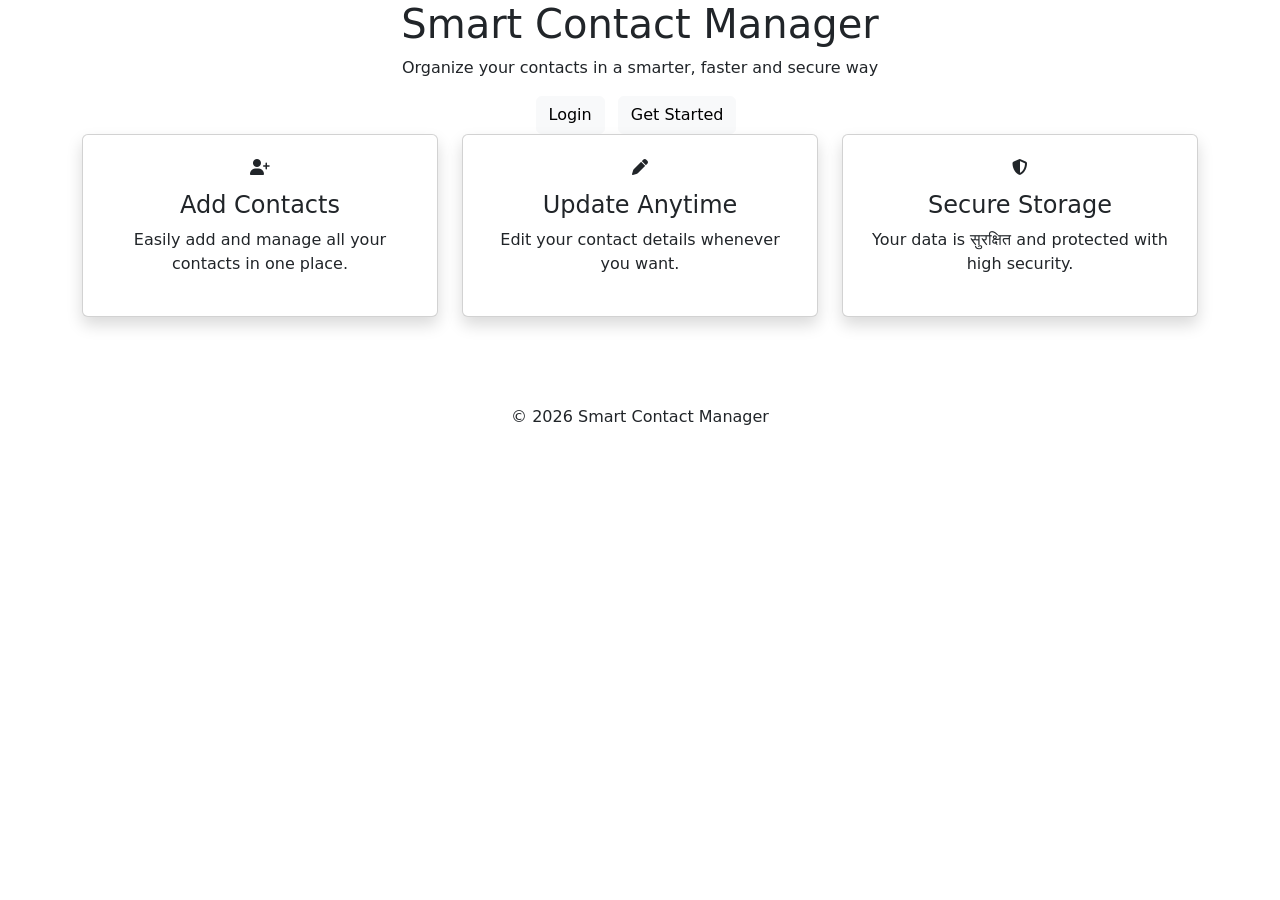
<file: src/main/resources/templates/Home.html>
<!DOCTYPE html>
<html lang="en" xmlns:th="http://www.thymeleaf.org">
<head>
    <title>Smart Contact Manager</title>

    <!-- Bootstrap CSS -->
    <link rel="stylesheet" 
          href="https://cdn.jsdelivr.net/npm/bootstrap@5.3.0/dist/css/bootstrap.min.css">

    <!-- Font Awesome -->
    <link rel="stylesheet" 
          href="https://cdnjs.cloudflare.com/ajax/libs/font-awesome/6.5.0/css/all.min.css">

    <!-- Custom CSS -->
    <link rel="stylesheet" th:href="@{/css/home.css}">
</head>
<body>

<!-- Hero Section -->
<section class="hero text-center">
    <h1>Smart Contact Manager</h1>
    <p>Organize your contacts in a smarter, faster and secure way</p>
    
    <div>
        <!-- Thymeleaf link fix -->
        <a th:href="@{/login}" 
           class="btn btn-light btn-custom me-2">
           Login
        </a>
		<a th:href="@{/register}" 
		           class="btn btn-light btn-custom me-2">
		           Get Started
		        </a>
    </div>
</section>

<!-- Features Cards -->
<div class="container features">
    <div class="row text-center">

        <div class="col-md-4 mb-4">
            <div class="card shadow p-4">
                <i class="fa-solid fa-user-plus icon"></i>
                <h4 class="mt-3">Add Contacts</h4>
                <p>Easily add and manage all your contacts in one place.</p>
            </div>
        </div>

        <div class="col-md-4 mb-4">
            <div class="card shadow p-4">
                <i class="fa-solid fa-pen icon"></i>
                <h4 class="mt-3">Update Anytime</h4>
                <p>Edit your contact details whenever you want.</p>
            </div>
        </div>

        <div class="col-md-4 mb-4">
            <div class="card shadow p-4">
                <i class="fa-solid fa-shield-halved icon"></i>
                <h4 class="mt-3">Secure Storage</h4>
                <p>Your data is सुरक्षित and protected with high security.</p>
            </div>
        </div>

    </div>
</div>

<!-- Footer -->
<div class="text-center mt-5 p-3">
    <p>© 2026 Smart Contact Manager</p>
</div>

<!-- Bootstrap JS (optional but recommended) -->
<script src="https://cdn.jsdelivr.net/npm/bootstrap@5.3.0/dist/js/bootstrap.bundle.min.js"></script>

</body>
</html>
</file>
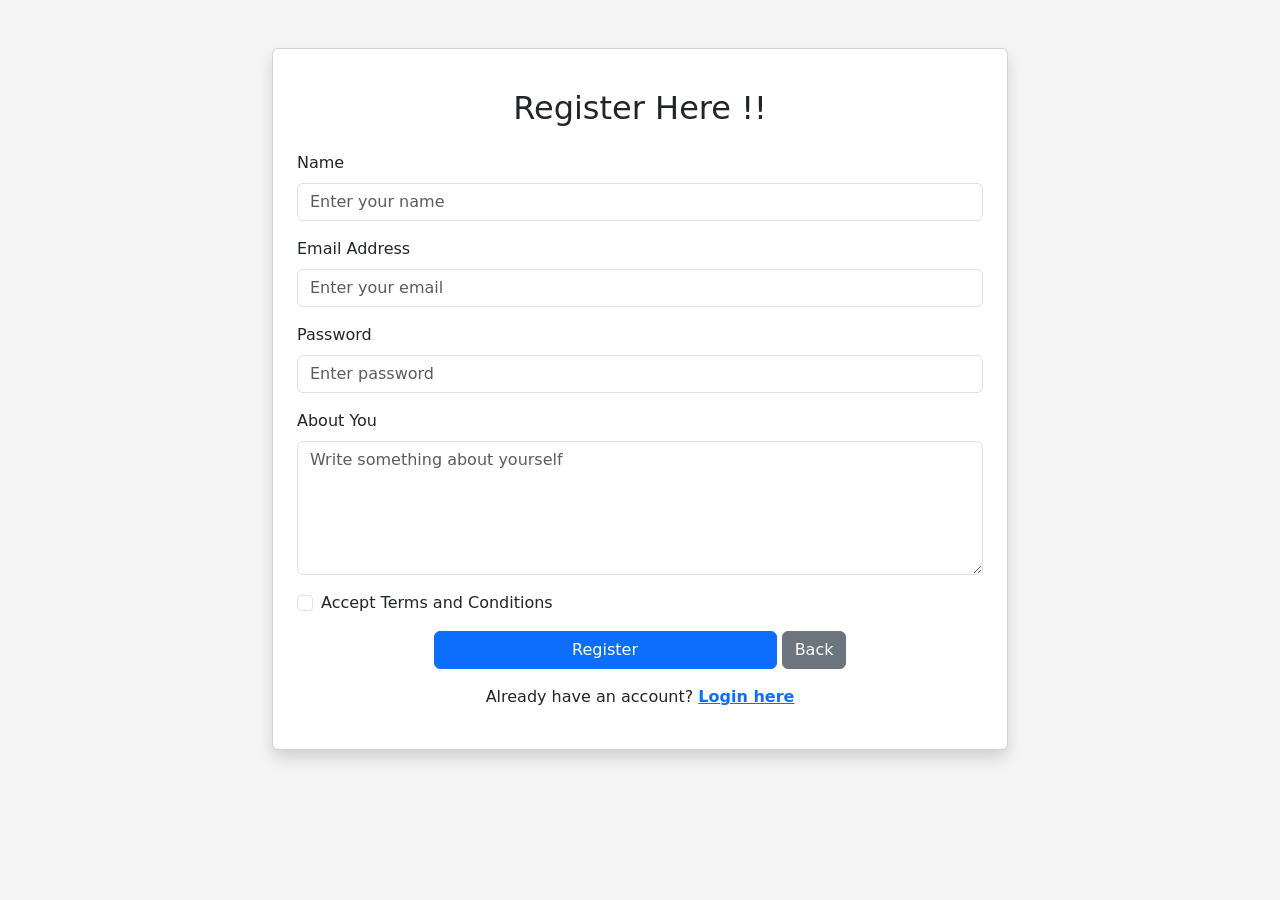
<file: src/main/resources/templates/Register.html>
<!doctype html>

<html lang="en"
xmlns:th="http://www.thymeleaf.org"
th:replace="basestyle :: layout(~{::section})">

<head>
<meta charset="utf-8">
<meta name="viewport" content="width=device-width, initial-scale=1">
<title>Register</title>

<link href="https://cdn.jsdelivr.net/npm/bootstrap@5.3.8/dist/css/bootstrap.min.css" rel="stylesheet">
<link th:href="@{/CSS/registerStyle.css}" rel="stylesheet">

</head>

<body style="background:#f5f5f5;">

<section>

<div class="container mt-5">

<div class="row justify-content-center">

<div class="col-md-8">

<div class="card shadow register-card p-4">

<div class="text-center mb-3">

</div>

<!-- Session Message -->

<div th:if="${printingMessage}"
     th:class="'alert alert-' + ${printingMessage.type}"
     role="alert">

<p class="text-center mb-0"
   th:text="${printingMessage.msgContent}">
</p>


</div>

<h2 class="text-center register-title mb-4">
Register Here !!
</h2>

<form th:action="@{/register_handler}" th:object="${user}" method="post">

<!-- Name -->

<div class="mb-3">
<label class="form-label">Name</label>

<input type="text"
    th:field="*{name}"
    class="form-control"
    placeholder="Enter your name">

<p class="text-danger"
   th:if="${#fields.hasErrors('name')}"
   th:errors="*{name}">
</p>

</div>

<!-- Email -->

<div class="mb-3">

<label class="form-label">Email Address</label>

<input type="email"
    th:field="*{email}"
    class="form-control"
    placeholder="Enter your email">

<p class="text-danger"
   th:if="${#fields.hasErrors('email')}"
   th:errors="*{email}">
</p>

</div>

<!-- Password -->

<div class="mb-3">

<label class="form-label">Password</label>

<input type="password"
    th:field="*{password}"
    class="form-control"
    placeholder="Enter password">

<p class="text-danger"
   th:if="${#fields.hasErrors('password')}"
   th:errors="*{password}">
</p>

</div>

<!-- About -->

<div class="mb-3">

<label class="form-label">About You</label>

<textarea class="form-control"
          th:field="*{about}"
          rows="5"
          placeholder="Write something about yourself">
</textarea>

<p class="text-danger"
   th:if="${#fields.hasErrors('about')}"
   th:errors="*{about}">
</p>

</div>

<!-- Terms and Conditions -->

<div class="mb-3 form-check">

<input type="checkbox"
    name="agree"
    class="form-check-input"
    id="agree" required>

<label class="form-check-label" for="agree">
Accept Terms and Conditions
</label>

<p class="text-danger"
   th:if="${#fields.hasErrors('agree')}"
   th:errors="*{agree}">
</p>
</div>

<!-- Submit Button -->

<div class="text-center">

<button type="submit"
     class="btn btn-primary w-50">

Register

</button>

<a th:href="@{/home}" class="btn btn-secondary">Back</a>
<div>
	<p class="text-center mt-3">
	    Already have an account? 
	    <a th:href="@{/login}" class="fw-bold">Login here</a>
	</p>

   </div>
   </div>
</form>

</div>
</div>
</div>
</div>

</section>

<script src="https://cdn.jsdelivr.net/npm/bootstrap@5.3.8/dist/js/bootstrap.bundle.min.js"></script>

</body>
</html>
</file>
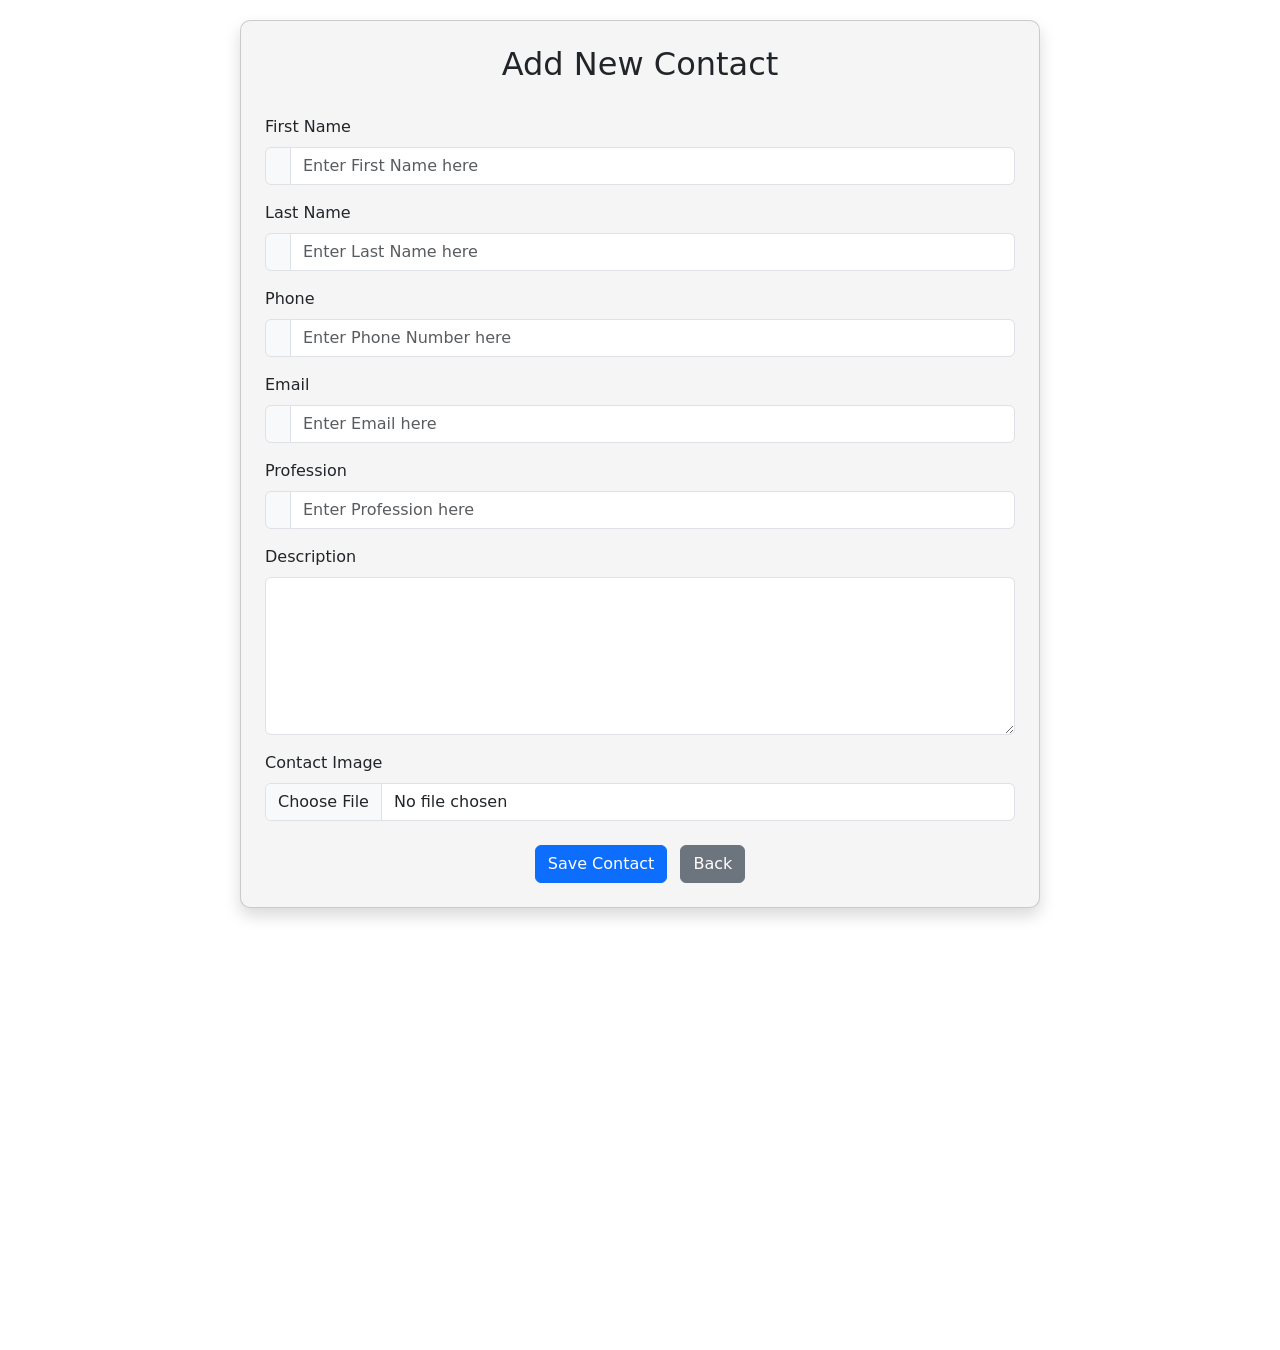
<file: src/main/resources/templates/Dashboard/Add_Contact.html>
<!DOCTYPE html>
<html xmlns:th="http://www.thymeleaf.org"
      th:replace="Dashboard/base :: layout(~{::section})">

<section>

    <!-- Bootstrap -->
    <link href="https://cdn.jsdelivr.net/npm/bootstrap@5.3.2/dist/css/bootstrap.min.css"
          rel="stylesheet">

    <!-- TinyMCE -->
    <script src="https://cdn.tiny.cloud/1/894jvlnbda7hwg4rkskgknht3nok2i2nb323wwj2hc15uqge/tinymce/8/tinymce.min.js"
            referrerpolicy="origin"
            crossorigin="anonymous"></script>


    <!-- ================= ADD CONTACT PAGE ================= -->

    
	<div style="
	    background-color:white;
	    min-height:150vh;
	    padding: 20px 50px 50px;
	">

        <div class="container">

            <div class="card shadow p-4"
                 style="
                    background-color:#f5f5f5;
                    border-radius:10px;
                    max-width:800px;
                    margin:auto;
                 ">

                <!-- Heading -->

                <h2 class="text-center mb-4">
                    Add New Contact
                </h2>


                <!-- Success / Error Message -->

                <div th:if="${printingMsg}"
                     th:class="'alert alert-' + ${printingMsg.type}"
                     role="alert">

                    <h5 class="text-center"
                        th:text="${printingMsg.msgContent}">
                    </h5>

                </div>


                <!-- ================= FORM ================= -->

                <form th:action="@{/user/process-contact}"
                      method="post"
                      enctype="multipart/form-data"
                      th:object="${contact}">


                    <!-- FIRST NAME -->

                    <div class="mb-3">

                        <label class="form-label">
                            First Name
                        </label>

                        <div class="input-group">

                            <span class="input-group-text">
                                <i class="fa fa-user"></i>
                            </span>

                            <input type="text"
                                   th:field="*{firstName}"
                                   class="form-control"
                                   placeholder="Enter First Name here">

                        </div>

                        <p class="text-danger"
                           th:if="${#fields.hasErrors('firstName')}"
                           th:errors="*{firstName}">
                        </p>

                    </div>


                    <!-- LAST NAME -->

                    <div class="mb-3">

                        <label class="form-label">
                            Last Name
                        </label>

                        <div class="input-group">

                            <span class="input-group-text">
                                <i class="fa fa-user"></i>
                            </span>

                            <input type="text"
                                   th:field="*{lastName}"
                                   class="form-control"
                                   placeholder="Enter Last Name here">

                        </div>

                        <p class="text-danger"
                           th:if="${#fields.hasErrors('lastName')}"
                           th:errors="*{lastName}">
                        </p>

                    </div>


                    <!-- PHONE -->

                    <div class="mb-3">

                        <label class="form-label">
                            Phone
                        </label>

                        <div class="input-group">

                            <span class="input-group-text">
                                <i class="fa fa-phone"></i>
                            </span>

                            <input type="text"
                                   th:field="*{phone}"
                                   class="form-control"
                                   placeholder="Enter Phone Number here">

                        </div>

                        <p class="text-danger"
                           th:if="${#fields.hasErrors('phone')}"
                           th:errors="*{phone}">
                        </p>

                    </div>


                    <!-- EMAIL -->

                    <div class="mb-3">

                        <label class="form-label">
                            Email
                        </label>

                        <div class="input-group">

                            <span class="input-group-text">
                                <i class="fa fa-envelope"></i>
                            </span>

                            <input type="email"
                                   th:field="*{email}"
                                   class="form-control"
                                   placeholder="Enter Email here">

                        </div>

                        <p class="text-danger"
                           th:if="${#fields.hasErrors('email')}"
                           th:errors="*{email}">
                        </p>

                    </div>


                    <!-- PROFESSION -->

                    <div class="mb-3">

                        <label class="form-label">
                            Profession
                        </label>

                        <div class="input-group">

                            <span class="input-group-text">
                                <i class="fa fa-briefcase"></i>
                            </span>

                            <input type="text"
                                   th:field="*{profession}"
                                   class="form-control"
                                   placeholder="Enter Profession here">

                        </div>

                        <p class="text-danger"
                           th:if="${#fields.hasErrors('profession')}"
                           th:errors="*{profession}">
                        </p>

                    </div>


                    <!-- DESCRIPTION -->

                    <div class="mb-3">

                        <label class="form-label">
                            Description
                        </label>

                        <textarea class="form-control"
                                  rows="6"
                                  placeholder="Enter contact description"
                                  th:field="*{description}">
                        </textarea>

                        <p class="text-danger"
                           th:if="${#fields.hasErrors('description')}"
                           th:errors="*{description}">
                        </p>

                    </div>


                    <!-- IMAGE -->

                    <div class="mb-3">

                        <label class="form-label">
                            Contact Image
                        </label>

                        <input type="file"
                               class="form-control"
                               name="profileImage"
                               accept="image/*">

                    </div>


                    <!-- BUTTONS -->

                    <div class="text-center mt-4">

                        <button type="submit"
                                class="btn btn-primary me-2">

                            Save Contact

                        </button>


                        <button type="button"
                                class="btn btn-secondary"
                                onclick="history.back()">

                            Back

                        </button>

                    </div>

                </form>

            </div>

        </div>

    </div>


    <!-- Dashboard JS -->

    <script th:src="@{/js/dashboard.js}"></script>


    <!-- TinyMCE -->

    <script>

        tinymce.init({
            selector: 'textarea',
            height: 250,
            menubar: false,
            plugins: 'lists link',
            toolbar: 'undo redo | bold italic | bullist numlist | link'
        });

    </script>

</section>

</html>
</file>
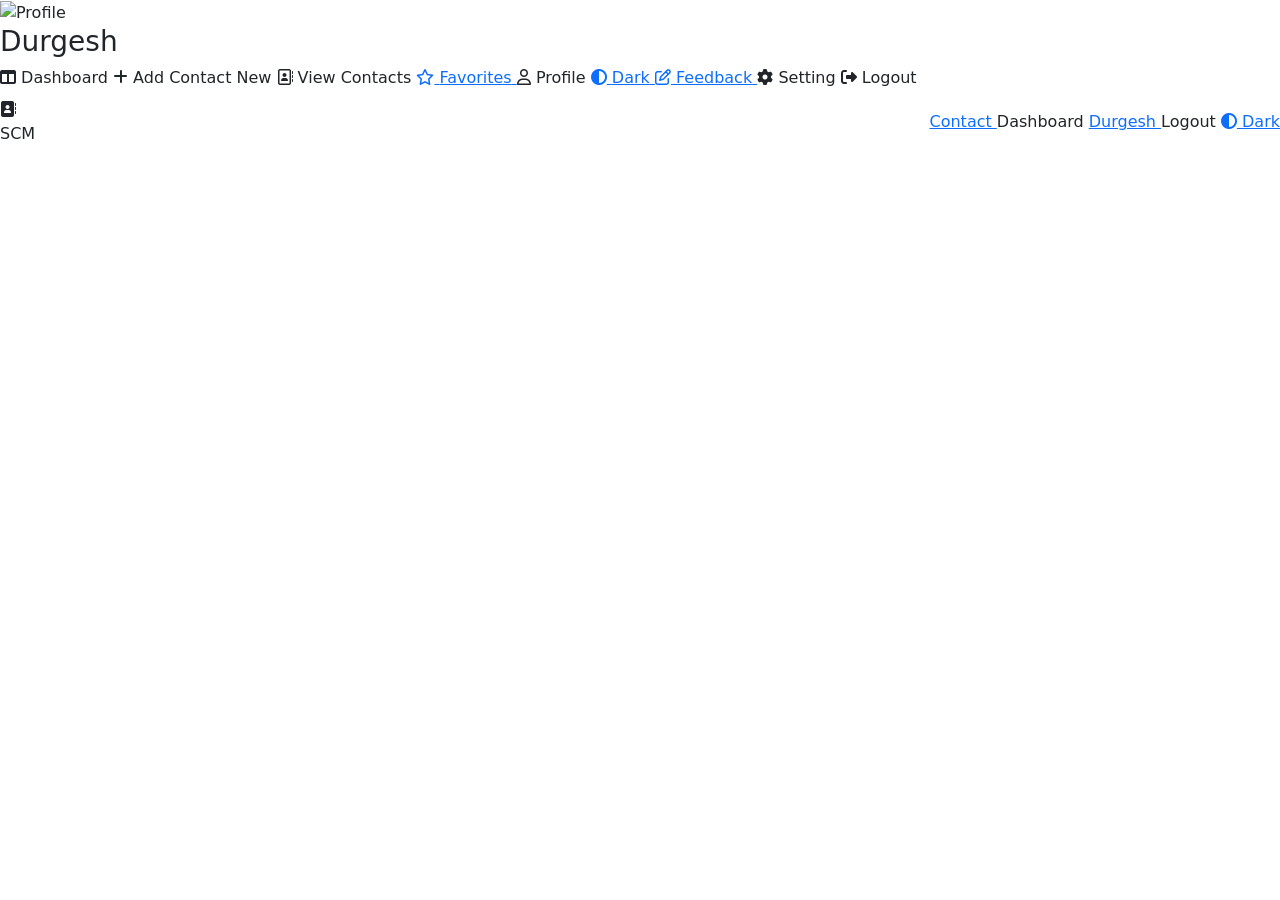
<file: src/main/resources/templates/Dashboard/base.html>
<!DOCTYPE html>
<html lang="en"
      xmlns:th="http://www.thymeleaf.org"
      th:fragment="layout(content)">

<head>

    <meta charset="UTF-8">

    <meta name="viewport"
          content="width=device-width, initial-scale=1.0">

    <title>SCM</title>


    <!-- ================= BOOTSTRAP CSS ================= -->

    <link href="https://cdn.jsdelivr.net/npm/bootstrap@5.3.8/dist/css/bootstrap.min.css"
          rel="stylesheet">


    <!-- ================= FONT AWESOME ================= -->

    <link rel="stylesheet"
          href="https://cdnjs.cloudflare.com/ajax/libs/font-awesome/6.5.2/css/all.min.css">


    <!-- ================= YOUR CSS ================= -->

    <link rel="stylesheet"
          th:href="@{/CSS/dashboard.css}">

</head>


<body>


<!-- ================================================= -->
<!-- SIDEBAR -->
<!-- ================================================= -->

<aside class="sidebar">

    <div class="profile">

        <img th:src="@{/images/profile.jpg}"
             alt="Profile">

        <h3>Durgesh</h3>

    </div>


    <nav class="menu">

        <a th:href="@{/user/dashboardPage}">

            <i class="fa-solid fa-table-columns"></i>

            <span>Dashboard</span>

        </a>


        <a th:href="@{/user/add_contact}">

            <i class="fa-solid fa-plus"></i>

            <span>Add Contact</span>

            <span class="new">New</span>

        </a>


        <a th:href="@{/user/show_contact/0}">

            <i class="fa-regular fa-address-book"></i>

            <span>View Contacts</span>

           

        </a>


        <a href="#">

            <i class="fa-regular fa-star"></i>

            <span>Favorites</span>

        </a>


        <a th:href="@{/user/profile}">

            <i class="fa-regular fa-user"></i>

            <span>Profile</span>

        </a>


        <a href="#">

            <i class="fa-solid fa-circle-half-stroke"></i>

            <span>Dark</span>

        </a>


        <a href="#">

            <i class="fa-regular fa-pen-to-square"></i>

            <span>Feedback</span>

        </a>
		<a th:href="@{/user/setting}">

		            <i class="fa-solid fa-gear"></i>

		            <span>Setting</span>

		        </a>


        <a th:href="@{/login?logout}">

            <i class="fa-solid fa-right-from-bracket"></i>

            <span>Logout</span>

        </a>

    </nav>

</aside>



<!-- ================================================= -->
<!-- NAVBAR -->
<!-- ================================================= -->

<header class="navbar">

    <div class="brand">

        <div class="brand-icon">

            <i class="fa-solid fa-address-book"></i>

        </div>

        <span>SCM</span>

    </div>


    <nav class="nav-links">

        <a href="#">
            Contact
        </a>


        <a th:href="@{/user/dashboardPage}">
            Dashboard
        </a>


        <a href="#">
            Durgesh
        </a>


        <a th:href="@{/login?logout}">
            Logout
        </a>


        <a href="#">

            <i class="fa-solid fa-circle-half-stroke"></i>

            Dark

        </a>

    </nav>

</header>



<!-- ================================================= -->
<!-- PAGE CONTENT -->
<!-- ================================================= -->

<main class="main-content">

    <div th:replace="${content}">

    </div>

</main>



<!-- ================================================= -->
<!-- BOOTSTRAP JS -->
<!-- ================================================= -->

<script src="https://cdn.jsdelivr.net/npm/bootstrap@5.3.8/dist/js/bootstrap.bundle.min.js">
</script>


</body>

</html>
</file>
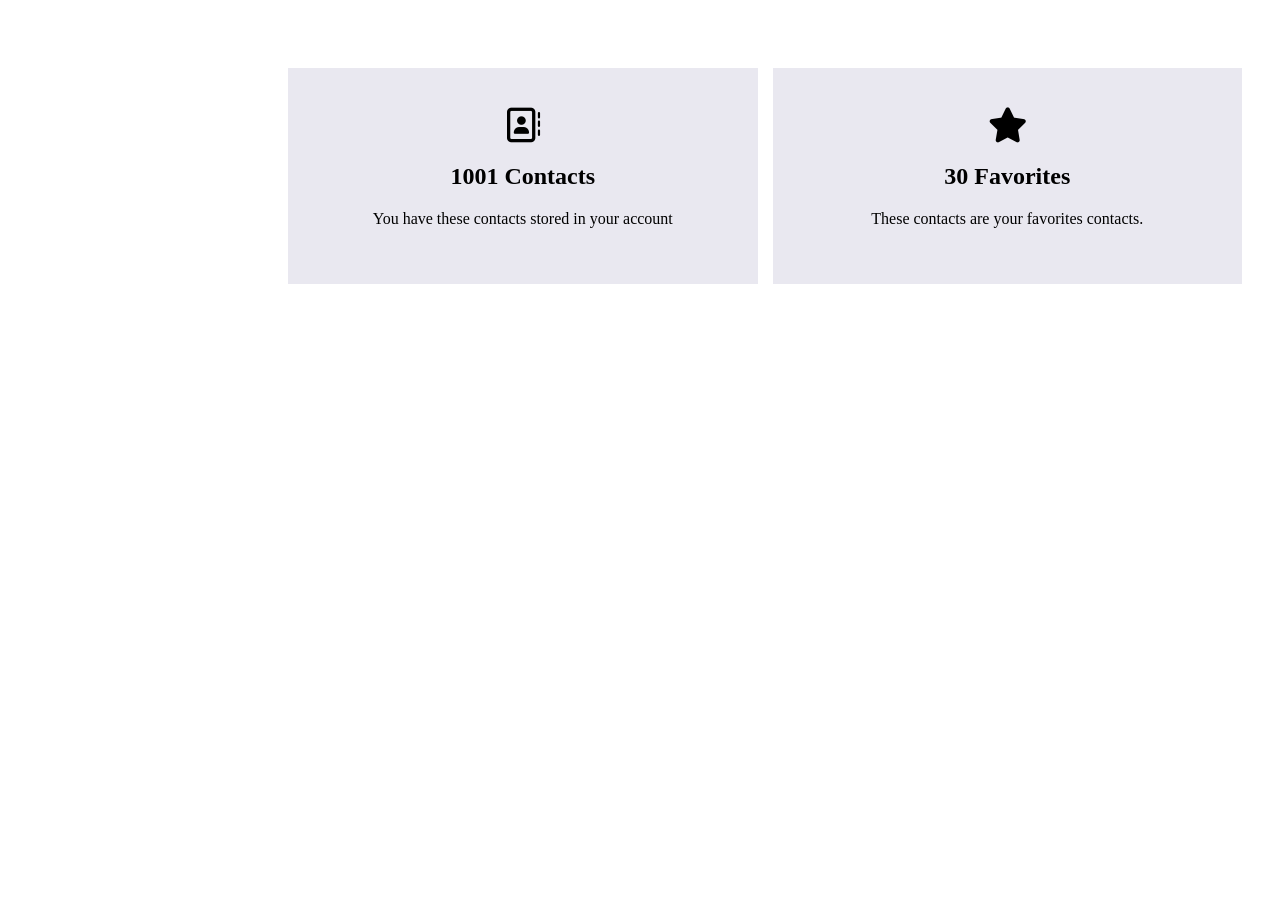
<file: src/main/resources/templates/Dashboard/dashboard.html>
<!DOCTYPE html>
<html lang="en"
      xmlns:th="http://www.thymeleaf.org"
	  th:replace="Dashboard/base :: layout(~{::section})">

<head>

    <title>Dashboard</title>

    <link rel="stylesheet"
         th:href="@{/CSS/dashboard.css}">

    <link rel="stylesheet"
          href="https://cdnjs.cloudflare.com/ajax/libs/font-awesome/6.5.2/css/all.min.css">

</head>

<body>
<section>
    <!-- SIDEBAR 
    <div th:replace="~{fragments :: sidebar}"></div>


    NAVBAR
    <div th:replace="~{fragments :: navbar}"></div>-->


    <!-- YOUR PAGE CONTENT -->

    <main style="margin-left:250px; padding:60px 30px;">

        <div style="
            display:grid;
            grid-template-columns:1fr 1fr;
            gap:15px;">

            <div style="
                background:#e9e8f0;
                padding:40px;
                text-align:center;">

                <i class="fa-regular fa-address-book"
                   style="font-size:35px;"></i>

                <h1>1001 Contacts</h1>

                <p>
                    You have these contacts stored in your account
                </p>

            </div>


            <div style="
                background:#e9e8f0;
                padding:40px;
                text-align:center;">

                <i class="fa-solid fa-star"
                   style="font-size:35px;"></i>

                <h1>30 Favorites</h1>

                <p>
                    These contacts are your favorites contacts.
                </p>

            </div>

        </div>

    </main>
	</section>
</body>
</html>
</file>
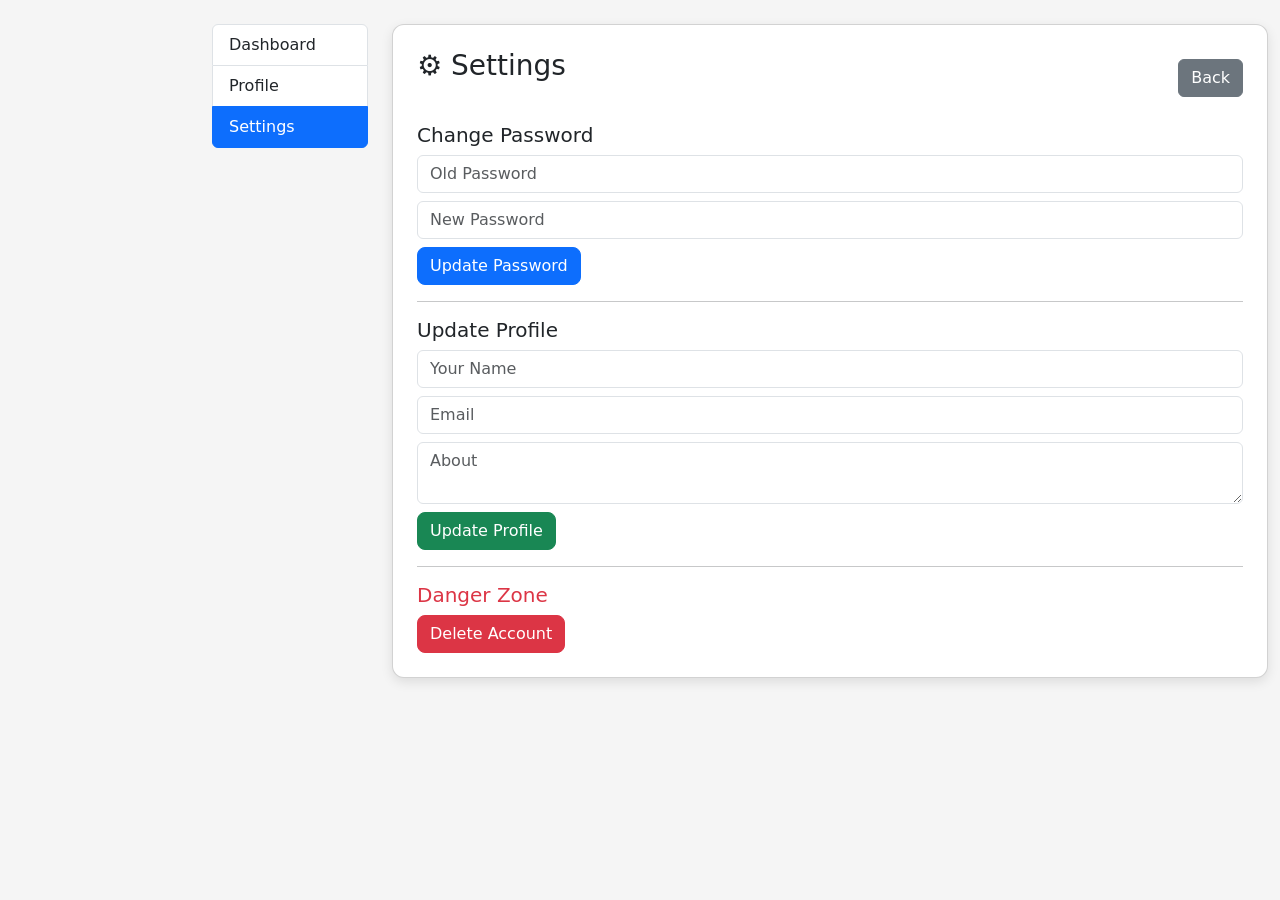
<file: src/main/resources/templates/Dashboard/Settings.html>
<!DOCTYPE html>
<html xmlns:th="http://www.thymeleaf.org"
th:replace="Dashboard/base :: layout(~{::section})">

<head>
    <title>Settings - Smart Contact</title>

    <link href="https://cdn.jsdelivr.net/npm/bootstrap@5.3.0/dist/css/bootstrap.min.css" rel="stylesheet">
<section>
    <style>
        body{
            background:#f5f5f5;
			
        }
        .card{
            border-radius:12px;
            box-shadow:0 4px 12px rgba(0,0,0,0.1);
        }
        .btn-custom{
            border-radius:8px;
        }
		.main-content{
			margin-left:200px;
		}
    </style>
</head>

<body>
<div class="main-content">
<div class="container fluid mt-4">
    <div class="row">

        <!-- Sidebar -->
        <div class="col-md-2">
            <div class="list-group">
                <a href="/user/dashboardPage" class="list-group-item">Dashboard</a>
                <a href="/user/profile" class="list-group-item">Profile</a>
                <a href="/user/setting" class="list-group-item active">Settings</a>
            </div>
        </div>

        <!-- Main Content -->
        <div class="col-md-10">
            <div class="card p-4">
                  <div class="d-flex justify-content-between align-items-center mb-3">
                <h3 class="mb-4">⚙️ Settings</h3>
				<a th:href="@{/user/dashboardPage}" class="btn btn-secondary">Back</a>
				</div>
                <!-- Change Password -->
                <h5>Change Password</h5>
                <form th:action="@{/user/change-password}" method="post" th:object="${user}">
                    <input type="password" th:field="*{oldPassword}" class="form-control mb-2" placeholder="Old Password">
                    <input type="password" th:field="*{newPassword}" class="form-control mb-2" placeholder="New Password">
                    <button class="btn btn-primary btn-custom">Update Password</button>
                </form>

                <hr>

                <!-- Update Profile -->
                <h5>Update Profile</h5>
                <form th:action="@{/user/update-profile}" method="post" th:object="${user}">
                    <input type="text" th:field="*{name}" class="form-control mb-2" placeholder="Your Name">
                    <input type="email" th:field="*{email}" class="form-control mb-2" placeholder="Email">
                    <textarea th:field="*{about}" class="form-control mb-2" placeholder="About"></textarea>
                    <button class="btn btn-success btn-custom">Update Profile</button>
                </form>

                <hr>

                <!-- Delete Account -->
                <h5 class="text-danger">Danger Zone</h5>
                <form th:action="@{/user/delete-account}" method="post">
                    <button class="btn btn-danger btn-custom">Delete Account</button>
                </form>
				
            </div>
       
        </di>

    </div>
</div>
</div>
</section>
</body>
</html>
</file>
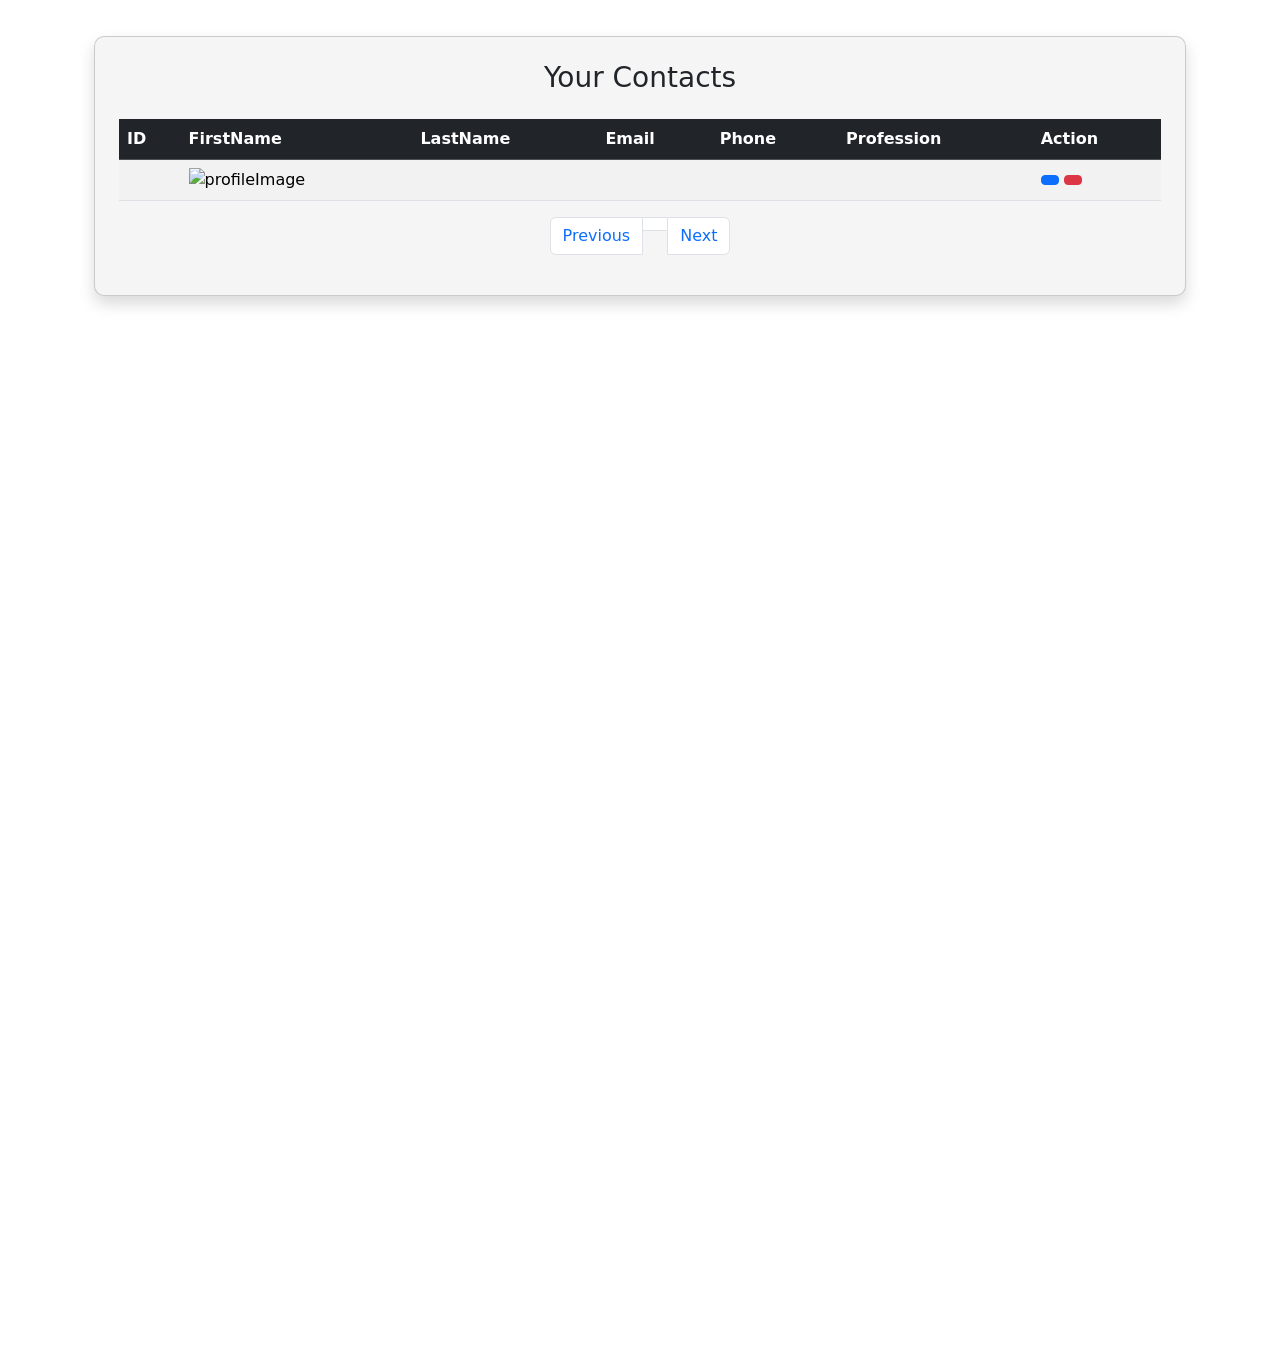
<file: src/main/resources/templates/Dashboard/Show_Contact.html>
<!doctype html>
<html lang="en"
xmlns:th="http://www.thymeleaf.org"
th:replace="Dashboard/base :: layout(~{::section})">

<head>
<meta charset="utf-8">
<meta name="viewport" content="width=device-width, initial-scale=1">
<title th:text="${title}"></title>

<link href="https://cdn.jsdelivr.net/npm/bootstrap@5.3.8/dist/css/bootstrap.min.css" rel="stylesheet" integrity="sha384-sRIl4kxILFvY47J16cr9ZwB07vP4J8+LH7qKQnuqkuIAvNWLzeN8tE5YBujZqJLB" crossorigin="anonymous">


</head>

<body>
	<section>
		<div style="
			    background-color:white;
			    min-height:150vh;
			    padding: 20px 50px 50px;
			">

		<div class="container mt-3 px-4">

			<div class="card shadow p-4"
			                 style="
			                    background-color:#f5f5f5;
			                    border-radius:10px;
			                    max-width:1200px;
			                    margin:auto;
			                 ">
			


		<h3 class="text-center mb-4">Your Contacts</h3>
		
        <div class="table-responsive">
		<table class="table table-striped">

		<thead class="table-dark">
			
		<tr>
		<th>ID</th>
		<th>FirstName</th>
		<th>LastName</th>
		<th>Email</th>
		<th>Phone</th>
		<th>Profession</th>
		<th>Action</th>
		</tr>
		</thead>

		<tbody>

		<tr th:each="c : ${contact}">
			
		<td th:text="${'SCM2026'+c.id}"></td>
		<td>
		<img class="my_picture" th:src="@{'/images/'+${c.image}}" alt="profileImage">
		<span th:text="${c.firstName}"></span>
		
		</td>
		<td th:text="${c.lastName}"></td>
		
		<td>
			<a th:href="@{'/user/contact/'+${c.id}}">
			<span th:text="${c.email}"></span>
			</a>
		</td>
		<td th:text="${c.phone}"></td>
		<td th:text="${c.profession}"></td>

		<td>

		    <!-- Update -->
		    <form th:action="@{'/user/update-contact/' + ${c.id}}"
		          method="post"
		          style="display:inline;">

		        <button type="submit"
		                class="btn btn-primary btn-sm">

		            <i class="fa-solid fa-pen-to-square"></i>

		        </button>

		    </form>


		    <!-- Delete -->
		    <a href="#"
		       th:attr="onclick=|confirmDelete('/user/delete-contact/${c.id}')|"
		       class="btn btn-danger btn-sm">

		        <i class="fa-solid fa-trash"></i>

		    </a>

		</td>

		</tr>

		</tbody>

		</table>
        </div>
		<nav aria-label="Page navigation example">
		<ul class="pagination justify-content-center">

		<li class="page-item" th:if="${currentPage > 0}">
		<a class="page-link"
		   th:href="@{'/user/show_contact/' + ${currentPage-1}}">
		Previous
		</a>
		</li>

		<li class="page-item"
		    th:each="i : ${#numbers.sequence(0,totalPage-1)}"
		    th:classappend="${currentPage == i} ? ' active' : ''">

		<a class="page-link"
		   th:href="@{'/user/show_contact/' + ${i}}"
		   th:text="${i+1}">
		</a>

		</li>

		<li class="page-item" th:if="${currentPage < totalPage-1}">
		<a class="page-link"
		   th:href="@{'/user/show_contact/' + ${currentPage+1}}">
		Next
		</a>
		</li>

		</ul>
		</nav>


		</div>

		</div>

		</div>

	</section>
	

	
	<script src="https://cdn.jsdelivr.net/npm/@popperjs/core@2.11.8/dist/umd/popper.min.js" integrity="sha384-I7E8VVD/ismYTF4hNIPjVp/Zjvgyol6VFvRkX/vR+Vc4jQkC+hVqc2pM8ODewa9r" crossorigin="anonymous"></script>
	<script src="https://cdn.jsdelivr.net/npm/bootstrap@5.3.8/dist/js/bootstrap.min.js" integrity="sha384-G/EV+4j2dNv+tEPo3++6LCgdCROaejBqfUeNjuKAiuXbjrxilcCdDz6ZAVfHWe1Y" crossorigin="anonymous"></script>
</body>
</html>
</file>
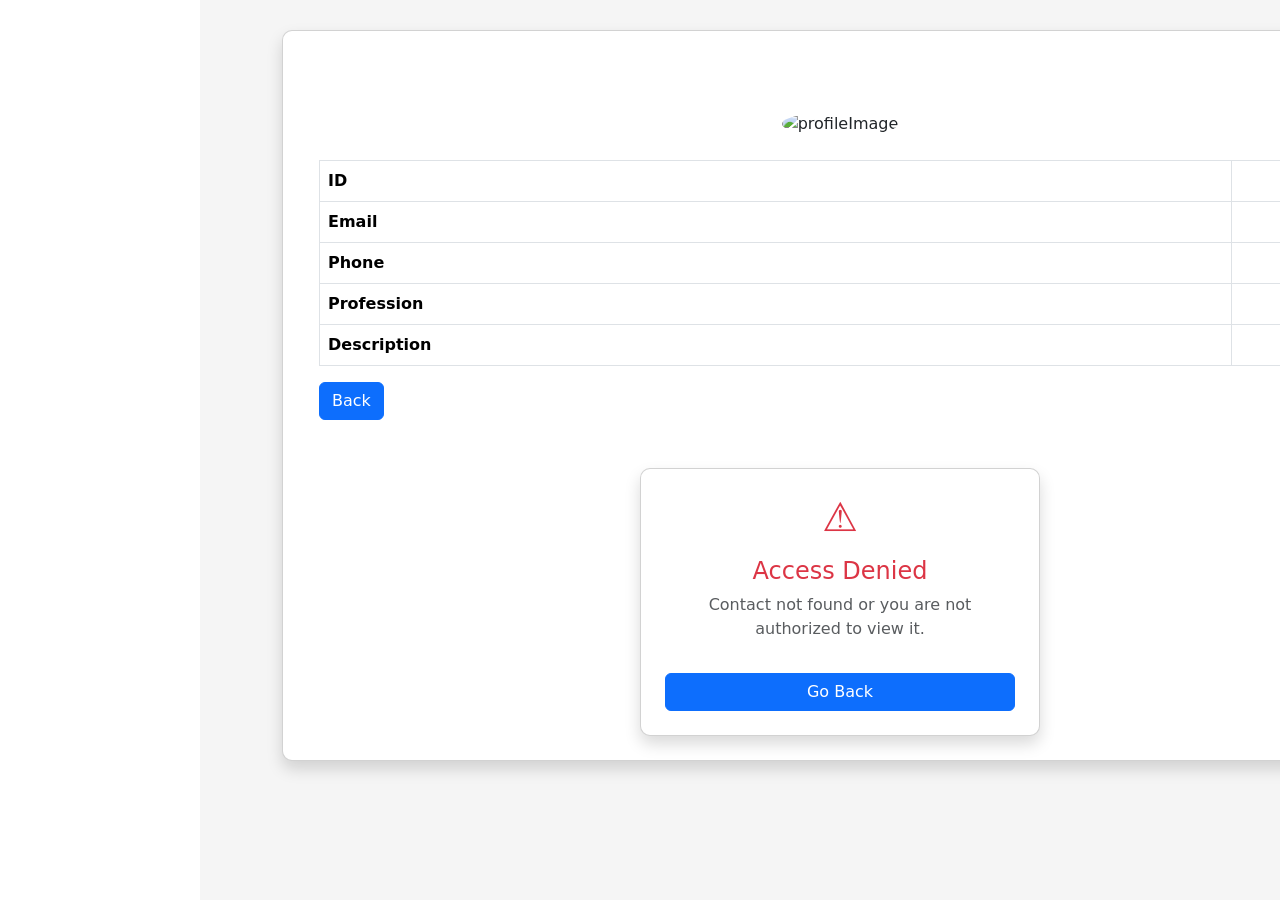
<file: src/main/resources/templates/Dashboard/Show_User_Detail.html>
<!DOCTYPE html>
<html lang="en"
xmlns:th="http://www.thymeleaf.org"
th:replace="Dashboard/base :: layout(~{::section})">

<head>
	<meta charset="utf-8">
	<meta name="viewport" content="width=device-width, initial-scale=1">
<title>Contact Details</title>

<link href="https://cdn.jsdelivr.net/npm/bootstrap@5.3.8/dist/css/bootstrap.min.css" rel="stylesheet">

</head>

<body>
<section>
	<div style="margin-left:200px; width:100%; background-color:#f5f5f5; min-height:100vh; padding:30px;">

			<div class="container">

			<div class="card shadow p-4" style="background-color:white; border-radius:10px;">
				<div th:if="${session.message}" 
				     th:class="'alert alert-' + ${session.message.type}"
				     role="alert">

				<h5 class="text-center" 
				    th:text="${session.message.msgContent}">
				</h5>
				</div>
			
	
<div class="container mt-5" th:if="${contact}">
	<div class="text-center mb-4">
	<img th:src="@{'/images/'+${contact.image}}"
	class="img-fluid rounded-circle"
	style="height:150px;width:150px;
	object-fit:cover;" 
	alt="profileImage">
	</div>
<h2 class="text-center mb-4" th:text="${contact.firstName +' '+contact.lastName}"></h2>

<table class="table table-bordered">

<tr>
<th>ID</th>
<td th:text="${contact.id}"></td>
</tr>


<tr>
<th>Email</th>
<td th:text="${contact.email}"></td>
</tr>

<tr>
<th>Phone</th>
<td th:text="${contact.phone}"></td>
</tr>

<tr>
<th>Profession</th>
<td th:text="${contact.profession}"></td>
</tr>

<tr>
<th>Description</th>
<td th:text="${contact.description}"></td>
</tr>

</table>

<button class="btn btn-primary" onclick="history.back()">Back</button>
</div>
<div th:unless="${contact}" class="d-flex justify-content-center mt-5">

    <div class="card shadow text-center p-4" style="max-width:400px; border-radius:10px;">

        <h1 class="text-danger">⚠️</h1>

        <h4 class="text-danger mt-2">
            Access Denied
        </h4>

        <p class="text-muted">
            Contact not found or you are not authorized to view it.
        </p>

        <a href="/user/show_contact/0" class="btn btn-primary mt-3">
            Go Back
        </a>

    </div>

</div>

</section>
</body>
</html>
</file>
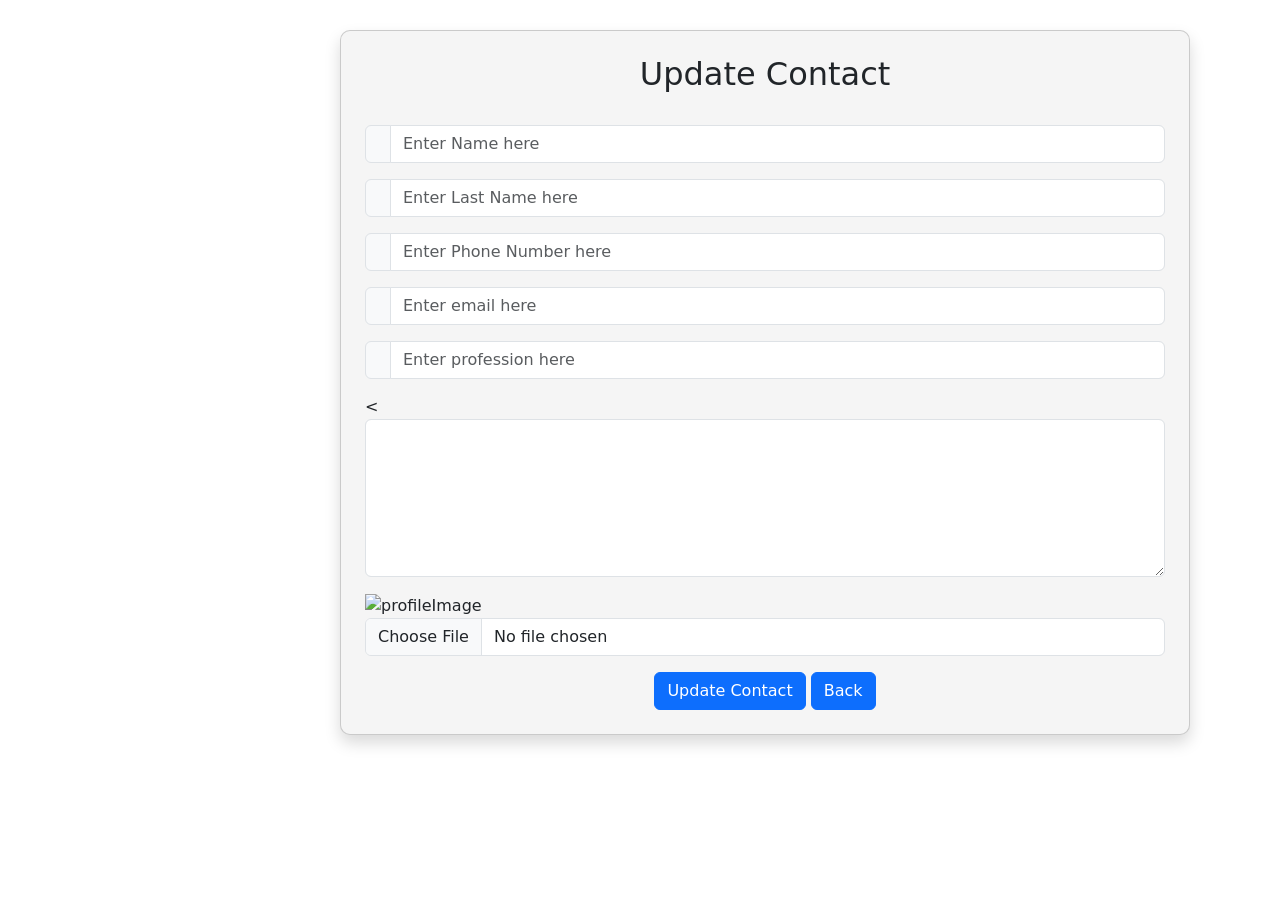
<file: src/main/resources/templates/Dashboard/Update-Contact.html>
<!DOCTYPE html>
<html xmlns:th="http://www.thymeleaf.org"
	th:replace="Dashboard/base :: layout(~{::section})">
	<head>
	<meta charset="utf-8">
	<meta name="viewport" content="width=device-width, initial-scale=1">
	<title>Update contact</title>

	<link href="https://cdn.jsdelivr.net/npm/bootstrap@5.3.8/dist/css/bootstrap.min.css" rel="stylesheet" integrity="sha384-sRIl4kxILFvY47J16cr9ZwB07vP4J8+LH7qKQnuqkuIAvNWLzeN8tE5YBujZqJLB" crossorigin="anonymous">


	</head>
	<section>

	<div class="d-flex">

	    <!-- Main Content (adjust according to sidebar width) -->
	    <div style="margin-left:250px; width:100%; background:white; min-height:100vh; padding:30px;">

	        <div class="container">

	            <!-- Card -->
	            <div class="card shadow p-4"
	                 style="max-width:850px; margin:auto; background:#f5f5f5; border-radius:10px;">

	                <h2 class="text-center mb-4">Update Contact</h2>

	<div th:if="${session.printingMsg}" 
	     th:class="'alert alert-' + ${session.printingMsg.type}"
	     role="alert">

	<h5 class="text-center" 
	    th:text="${session.printingMsg.msgContent}">
	</h5>

	</div>

	<form th:action="@{/user/update-contactdata}" method="post"
	enctype="multipart/form-data" th:object="${contact}">
	<div>
		<input type="hidden"
			th:field="*{id}" 
			class="form-control" >
	</div>
	<!-- Name -->
	<div class="mb-2">

	<div class="input-group">
	<span class="input-group-text"><i class="fa fa-plus"></i></span>

	<input type="text"
	th:field="*{firstName}" 
	class="form-control" 
	placeholder="Enter Name here">

	</div>

	<p class="text-danger"
	th:if="${#fields.hasErrors('firstName')}"
	th:errors="*{firstName}">
	</p>

	</div>

	<!-- Last Name -->
	<div class="mb-3">

	<div class="input-group">
	<span class="input-group-text"><i class="fa fa-user"></i></span>

	<input type="text"
	th:field="*{lastName}"
	class="form-control"
	placeholder="Enter Last Name here">

	</div>
	<p class="text-danger" 
	th:if="${#fields.hasErrors('lastName')}"
	th:errors="*{lastName}"></p>
	</div>

	<!-- Phone -->
	<div class="mb-3">

	<div class="input-group">
	<span class="input-group-text"><i class="fa fa-phone"></i></span>

	<input type="text"
	th:field="*{phone}"
	class="form-control"
	placeholder="Enter Phone Number here">

	</div>
	<p class="text-danger" 
	th:if="${#fields.hasErrors('phone')}"
	th:errors="*{phone}"></p>


	</div>

	<!-- Email -->
	<div class="mb-3">

	<div class="input-group">
	<span class="input-group-text"><i class="fa fa-envelope"></i></span>

	<input type="email"
	th:field="*{email}"
	class="form-control"
	placeholder="Enter email here">

	</div>
	<p class="text-danger" 
	th:if="${#fields.hasErrors('email')}"
	th:errors="*{email}"></p>


	</div>

	<!-- Profession -->
	<div class="mb-3">

	<div class="input-group">
	<span class="input-group-text"><i class="fa fa-briefcase"></i></span>

	<input type="text"
	th:field="*{profession}"
	class="form-control"
	placeholder="Enter profession here">

	</div>
	<p class="text-danger" 
	th:if="${#fields.hasErrors('profession')}"
	th:errors="*{profession}"></p>


	</div>

	<<!-- Description -->
	<div class="mb-3">

	<textarea class="form-control"
	rows="6"
	placeholder="Enter contact description"
	th:field="*{description}">
	</textarea>

	<p class="text-danger" 
	th:if="${#fields.hasErrors('description')}"
	th:errors="*{description}">
	</p>

	</div>


	<!-- Image Upload -->
	<img style="width: 200px; height: 200px;" class="my_picture" th:src="@{'/images/'+${contact.image}}" alt="profileImage"> 
	<div class="mb-3">
	<input type="file"

	class="form-control"
	name="profileImage">
	</div>


	<!-- Button -->
	<div class="text-center">

	<button type="submit" class="btn btn-primary">
	Update Contact
	</button>
	<button class="btn btn-primary" onclick="history.back()">Back</button>
	</div>

	</form>

	</div>

	<script th:src="@{/js/dashboard.js}"></script>
	<script>
	  tinymce.init({
	    selector: 'textarea',
		 });
		</script>

	</section>

</body>
</html>
</file>
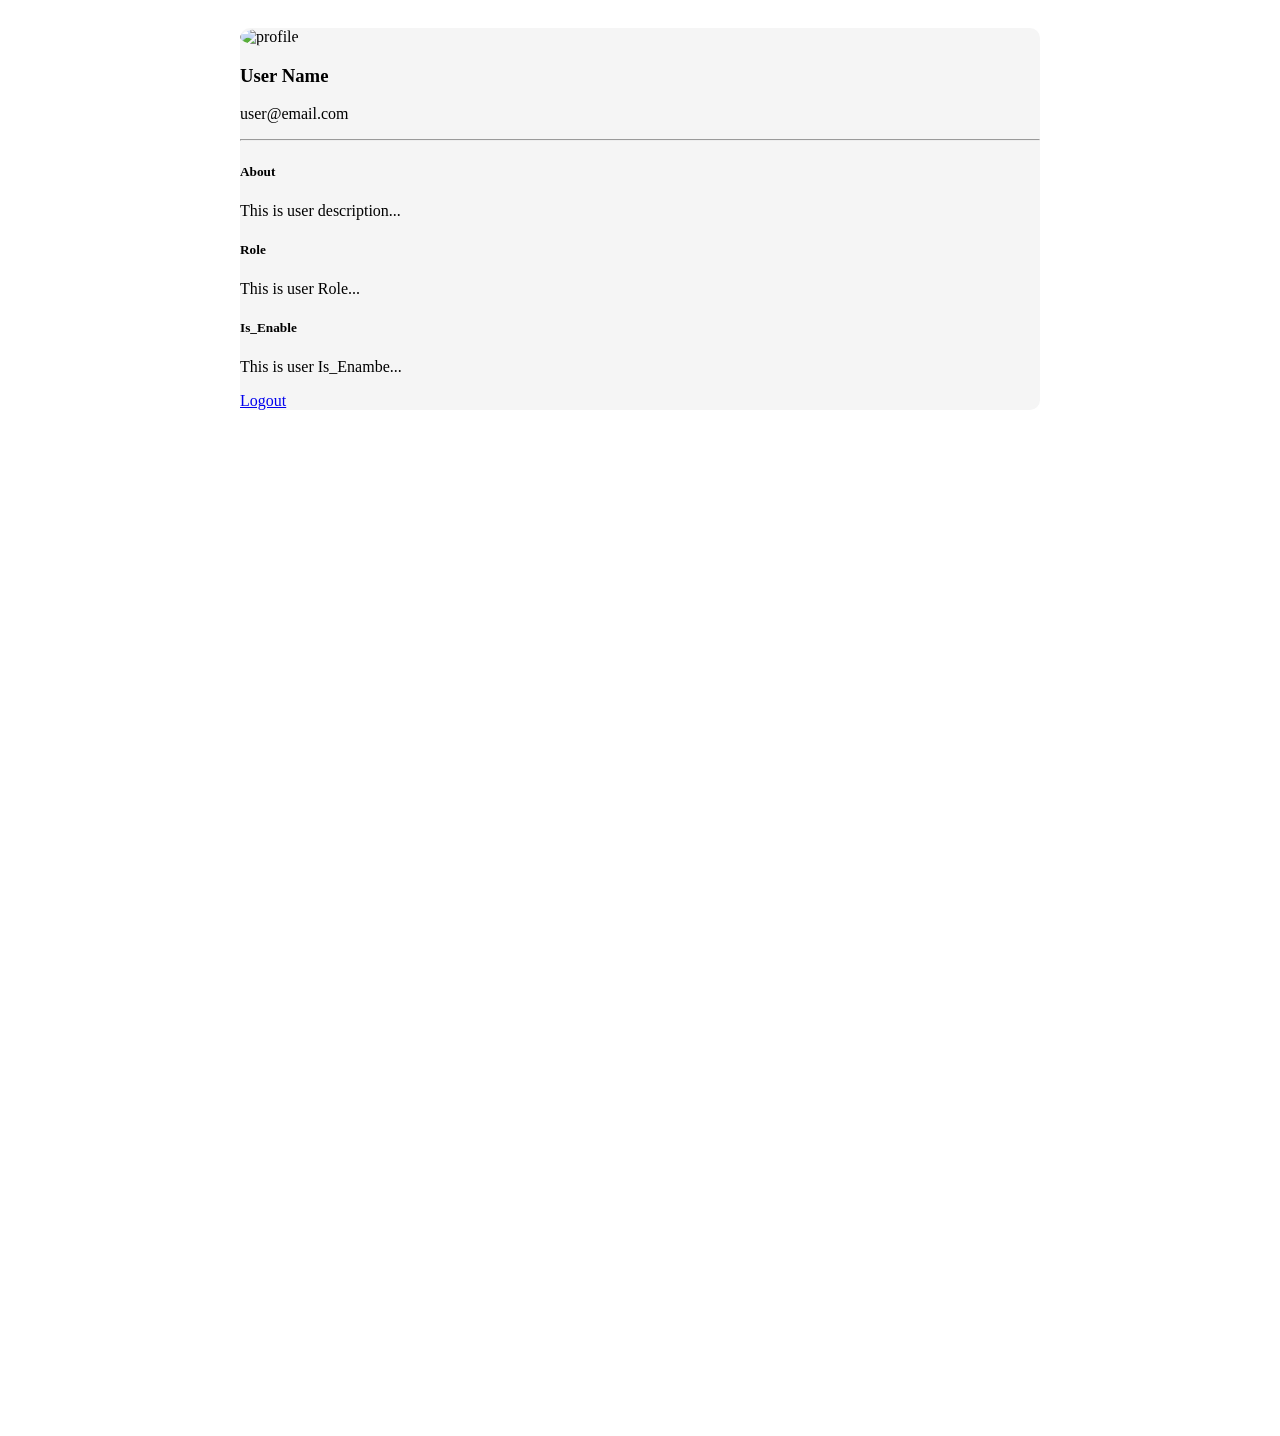
<file: src/main/resources/templates/Dashboard/UserProfile.html>
<!DOCTYPE html>
<html xmlns:th="http://www.thymeleaf.org"
      th:replace="Dashboard/base :: layout(~{::section})">
	 
<section>

	<div style="
		    background-color:white;
		    min-height:150vh;
		    padding: 20px 50px 50px;
		">

    <div class="container">

		<div class="card shadow p-4 text-center"
		                 style="
		                    background-color:#f5f5f5;
		                    border-radius:10px;
		                    max-width:800px;
		                    margin:auto;
		                 ">

            <!-- Profile Image -->
            <div class="mb-3">
                <img th:src="@{/images/default.png}" 
                     alt="profile"
                     style="width:120px; height:120px; border-radius:50%; object-fit:cover;">
            </div>

            <!-- User Name -->
            <h3 th:text="${user.name}">User Name</h3>

            <!-- Email -->
            <p class="text-muted" th:text="${user.email}">user@email.com</p>

            <hr>

            <!-- About -->
            <div class="mb-3">
                <h5>About</h5>
                <p th:text="${user.about}">
                    This is user description...
                </p>
            </div>
			
			<div class="mb-3">
			               <h5>Role</h5>
			               <p th:text="${user.role}">
			                   This is user Role...
			               </p>
			           </div>
					   
					   <div class="mb-3">
					                  <h5>Is_Enable</h5>
					                  <p th:text="${user.is_Enable}">
					                      This is user Is_Enambe...
					                  </p>
					              </div>

            <!-- Actions -->
            <div class="mt-3">
              
                <a href="/login?logout" class="btn btn-danger">Logout</a>
            </div>

        </div>

    </div>

</div>

</section>

</html>
</file>
